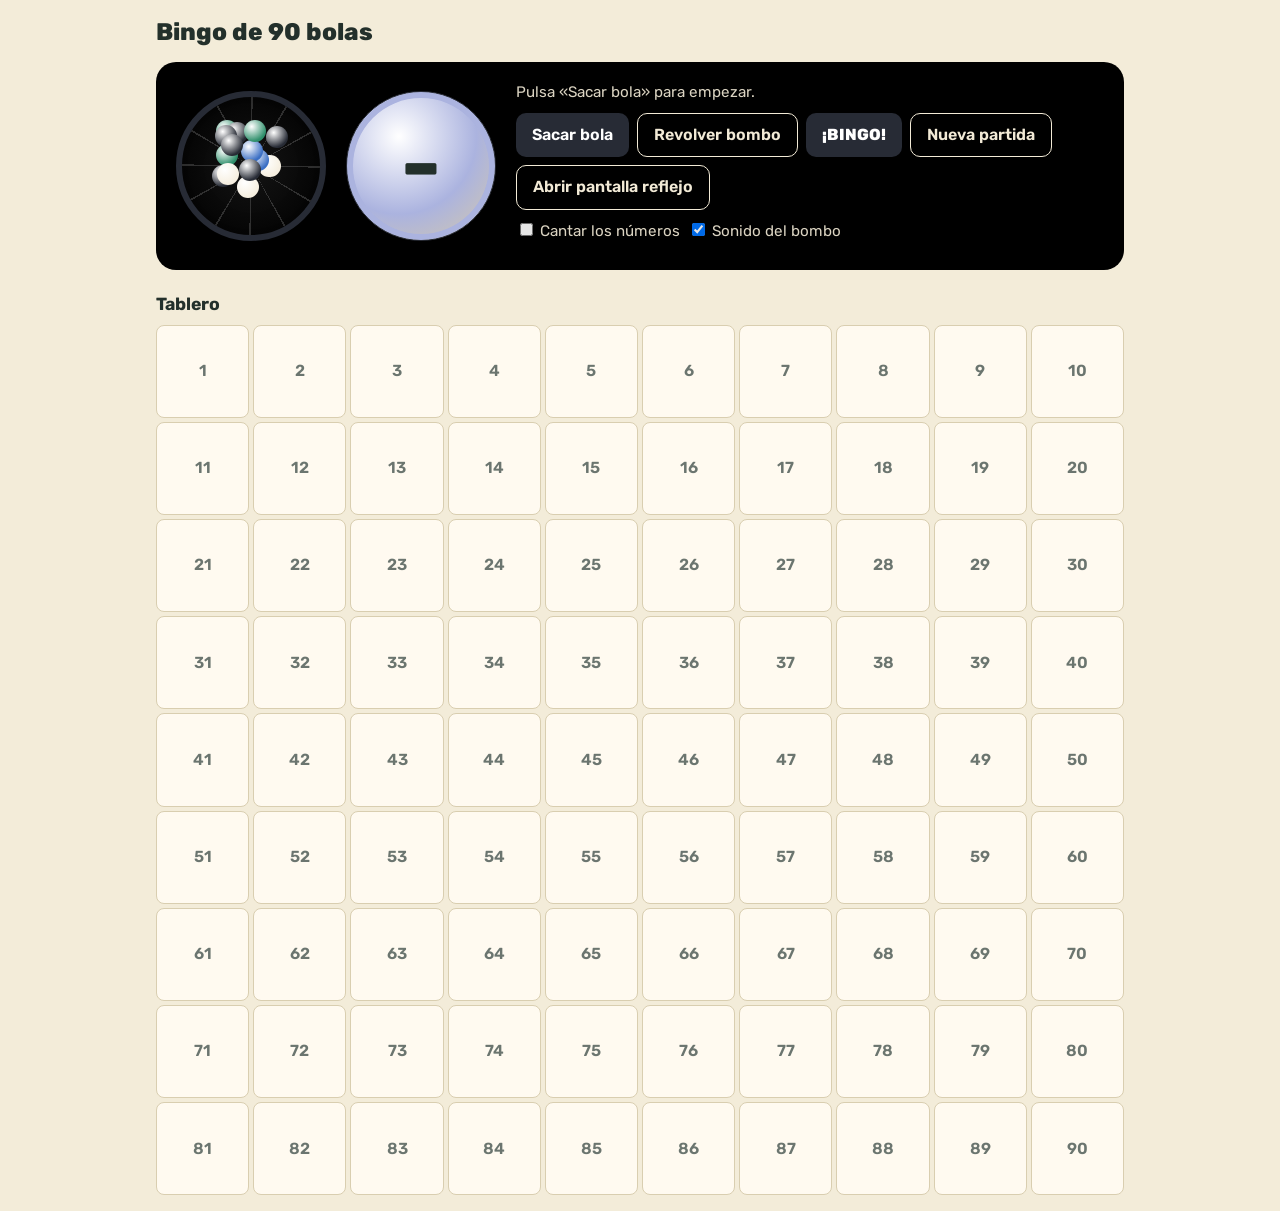
<file: index.html>
<!doctype html>
<html lang="es">
    <head>
        <meta charset="utf-8" />
        <meta name="viewport" content="width=device-width, initial-scale=1, viewport-fit=cover" />
        <title>Bingo de 90 bolas</title>
        <link href="https://fonts.googleapis.com/css2?family=Rubik:wght@400;600;800&display=swap" rel="stylesheet" />
        <link rel="stylesheet" href="assets/css/style.css" />
    </head>
    <body>
        <main>
            <h1>Bingo de 90 bolas</h1>

            <section class="top">
                <div class="bombo" id="bombo" aria-hidden="true"><div class="rot" id="rot"></div></div>
                <div class="ball" id="ball" aria-live="polite">–</div>
                <div>
                    <div class="info" id="count">Pulsa «Sacar bola» para empezar.</div>
                    <div class="ctl">
                        <button id="draw">Sacar bola</button>
                        <button id="mix" class="alt">Revolver bombo</button>
                        <button id="bingo" class="bingo">¡BINGO!</button>
                        <button id="reset" class="alt">Nueva partida</button>
                        <a class="btn" href="espejo.html" target="_blank" rel="noopener">Abrir pantalla reflejo</a>
                    </div>
                    <div class="ctl info">
                        <label><input type="checkbox" id="voice" /> Cantar los números</label>
                        <label><input type="checkbox" id="sonido" checked /> Sonido del bombo</label>
                    </div>
                    <div class="last" id="last" aria-label="Últimas bolas"></div>
                </div>
            </section>

            <h2>Tablero</h2>
            <div class="board" id="board"></div>
        </main>

        <script src="assets/js/bombo.js"></script>
        <script src="assets/js/script.js"></script>
    </body>
</html>
</file>
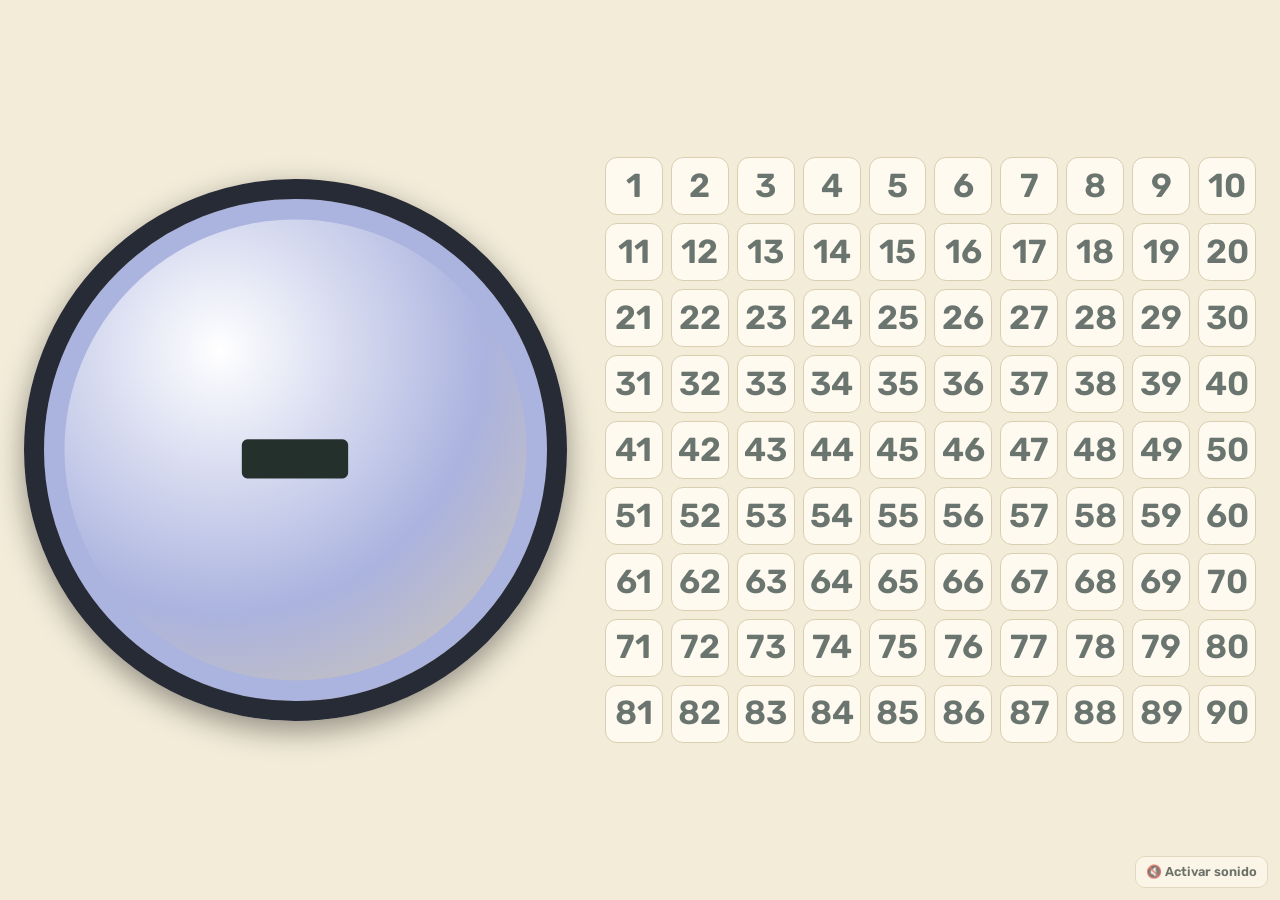
<file: espejo.html>
<!doctype html>
<html lang="es">
    <head>
        <meta charset="utf-8" />
        <meta name="viewport" content="width=device-width, initial-scale=1, viewport-fit=cover" />
        <title>Bingo de 90 bolas · Pantalla reflejo</title>
        <link href="https://fonts.googleapis.com/css2?family=Rubik:wght@400;600;800&display=swap" rel="stylesheet" />
        <link rel="stylesheet" href="assets/css/style.css" />
    </head>
    <body class="espejo">
        <main>
            <div class="bombo" id="bombo" aria-hidden="true"><div class="rot" id="rot"></div></div>
            <div class="ball" id="ball" aria-live="polite">–</div>
            <div class="board" id="board"></div>
        </main>
        <div class="bingo-overlay" id="bingoOverlay" role="alert">
            <div class="confeti" id="confeti" aria-hidden="true"></div>
            <div class="bingo-texto">
                <div class="bingo-titulo" aria-label="¡Bingo!"><span>¡</span><span>B</span><span>I</span><span>N</span><span>G</span><span>O</span><span>!</span></div>
                <p class="bingo-sub">Han cantado bingo</p>
                <p class="bingo-esp">
                    Por favor, espere a la revisión del cartón<span class="puntos"><i>.</i><i>.</i><i>.</i></span>
                </p>
            </div>
        </div>
        <button id="sonidoBtn" type="button">🔇 Activar sonido</button>
        <script src="assets/js/bombo.js"></script>
        <script src="assets/js/espejo.js"></script>
    </body>
</html>
</file>
<file: assets/css/style.css>
:root {
    --bg: #f3ecd9;
    --panel: #fffaf0;
    --ink: #23302b;
    --muted: #6b756f;
    --felt: #000;
    --ball: #abb3df;
    --red: #272b35;
    --brass: #272b35;
    --line: #d9ceb0;
    box-sizing: border-box;
    padding-top: env(safe-area-inset-top, 0px);
    padding-bottom: env(safe-area-inset-bottom, 0px);
}
@media (prefers-color-scheme: dark) {
    :root {
        --bg: #0e1f1a;
        --panel: #16302a;
        --ink: #f2ead6;
        --muted: #a3b1a9;
        --felt: #0a2b23;
        --line: #2d4b42;
        --brass: #d8aa4a;
        color-scheme: dark;
    }
}
* {
    box-sizing: border-box;
}
body {
    margin: 0;
    background: var(--bg);
    color: var(--ink);
    font-family: "Rubik", system-ui, sans-serif;
    line-height: 1.4;
}
main {
    max-width: 1000px;
    margin: 0 auto;
    padding: 16px;
}
h1 {
    font-size: 1.5rem;
    font-weight: 800;
    margin: 0 0 12px;
}
.top {
    display: grid;
    grid-template-columns: auto auto 1fr;
    gap: 20px;
    align-items: center;
    background: var(--felt);
    border-radius: 20px;
    padding: 20px;
    color: #f2ead6;
}
.ball {
    width: 150px;
    height: 150px;
    border-radius: 50%;
    background: radial-gradient(circle at 35% 30%, #fff, var(--ball) 55%, #d8cba8);
    color: #23302b;
    display: grid;
    place-items: center;
    font-size: 4.2rem;
    font-weight: 800;
    border: 1px solid var(--red);
    box-shadow:
        inset 0 0 0 6px var(--ball),
        0 6px 16px rgba(0, 0, 0, 0.4);
}
.ball.pop {
    animation: pop 0.45s ease-out;
}
@keyframes pop {
    from {
        transform: scale(0.4) rotate(-40deg);
        opacity: 0.2;
    }
    to {
        transform: none;
        opacity: 1;
    }
}
@media (prefers-reduced-motion: reduce) {
    .ball.pop {
        animation: none;
    }
}
.bombo {
    container-type: inline-size;
    position: relative;
    width: 150px;
    height: 150px;
    border-radius: 50%;
    border: 6px solid var(--brass);
    background: radial-gradient(circle, rgba(255, 255, 255, 0.08), rgba(0, 0, 0, 0.28));
    box-shadow: inset 0 0 18px rgba(0, 0, 0, 0.5);
}
.bombo .rot {
    position: absolute;
    inset: 0;
    border-radius: 50%;
    background: repeating-conic-gradient(rgba(255, 255, 255, 0.16) 0 1.5deg, transparent 1.5deg 30deg);
}
.bombo .b {
    position: absolute;
    width: 16cqw;
    height: 16cqw;
    border-radius: 50%;
    background: radial-gradient(circle at 35% 30%, #fff, var(--c) 70%);
}
.bombo.girando .rot {
    animation: giro 1.1s linear infinite;
}
.bombo.girando .b {
    animation: rebote var(--dur) ease-in-out infinite alternate;
}
@keyframes giro {
    to {
        transform: rotate(360deg);
    }
}
@keyframes rebote {
    to {
        transform: translate(var(--dx), var(--dy));
    }
}
@media (prefers-reduced-motion: reduce) {
    .bombo.girando .rot,
    .bombo.girando .b {
        animation: none;
    }
}
.ctl {
    display: flex;
    flex-wrap: wrap;
    gap: 8px;
    margin-top: 10px;
}
button {
    font: inherit;
    font-weight: 600;
    border: 0;
    border-radius: 10px;
    padding: 10px 16px;
    cursor: pointer;
    background: var(--brass);
    color: #fff;
}
button.bingo {
    background: var(--red);
    color: #fff;
    font-weight: 800;
}
button.alt {
    background: transparent;
    color: inherit;
    border: 1.5px solid currentColor;
}
button:disabled {
    opacity: 0.45;
    cursor: not-allowed;
}
button:focus-visible,
input:focus-visible {
    outline: px solid #fff;
    outline-offset: 2px;
}
.info {
    font-size: 0.95rem;
    opacity: 0.9;
}
.last {
    display: flex;
    gap: 6px;
    margin-top: 8px;
    flex-wrap: wrap;
}
.last span {
    background: var(--ball);
    color: #23302b;
    border-radius: 50%;
    width: 34px;
    height: 34px;
    display: grid;
    place-items: center;
    font-weight: 600;
    font-size: 0.9rem;
}
h2 {
    font-size: 1.1rem;
    margin: 22px 0 8px;
}
.board {
    display: grid;
    grid-template-columns: repeat(10, 1fr);
    gap: 4px;
}
.board div {
    aspect-ratio: 1;
    display: grid;
    place-items: center;
    border-radius: 8px;
    background: var(--panel);
    border: 1px solid var(--line);
    font-weight: 600;
    font-size: clamp(0.75rem, 2.6vw, 1rem);
    color: var(--muted);
}
.board div.on {
    background: var(--red);
    color: #fff;
    border-color: var(--red);
}
.board div.now {
    outline: 3px solid var(--brass);
}
@media (max-width: 560px) {
    .top {
        grid-template-columns: 1fr;
        justify-items: center;
        text-align: center;
    }
    .ctl,
    .last {
        justify-content: center;
    }
    .ball,
    .bombo {
        width: 120px;
        height: 120px;
    }
    .ball {
        font-size: 3.3rem;
    }
}

/* Botón con aspecto de enlace */
a.btn {
    font: inherit;
    font-weight: 600;
    border-radius: 10px;
    padding: 10px 16px;
    text-decoration: none;
    display: inline-block;
    border: 1.5px solid currentColor;
    color: inherit;
}
a.btn:focus-visible {
    outline: 3px solid #fff;
    outline-offset: 2px;
}

/* Pantalla reflejo: bola actual grande a la izquierda, tablero a la derecha */
.espejo main {
    max-width: none;
    min-height: 100vh;
    display: grid;
    grid-template-columns: minmax(0, 5fr) minmax(0, 6fr);
    gap: 3vw;
    align-items: center;
    padding: 24px;
}
.espejo .ball {
    width: min(100%, calc(100vh - 48px));
    height: auto;
    aspect-ratio: 1;
    justify-self: center;
    font-size: min(18vw, 42vh);
    border-width: min(1.6vw, 3.2vh);
    box-shadow:
        inset 0 0 0 min(1.6vw, 3.2vh) var(--ball),
        0 10px 30px rgba(0, 0, 0, 0.4);
}
.espejo .ball,
.espejo .bombo {
    grid-column: 1;
    grid-row: 1;
}
.espejo .board {
    grid-column: 2;
    grid-row: 1;
}
.espejo .bombo {
    display: none;
    width: min(100%, calc(100vh - 48px));
    height: auto;
    aspect-ratio: 1;
    justify-self: center;
    border-width: min(1.6vw, 3.2vh);
}
.espejo.revolviendo .bombo {
    display: block;
}
.espejo.revolviendo .ball {
    display: none;
}
#sonidoBtn {
    position: fixed;
    right: 12px;
    bottom: calc(12px + env(safe-area-inset-bottom, 0px));
    padding: 6px 10px;
    font-size: 0.8rem;
    background: var(--panel);
    color: var(--ink);
    border: 1px solid var(--line);
    opacity: 0.65;
}
.espejo .board {
    gap: 8px;
    width: min(100%, calc((100vh - 48px) * 10 / 9));
    justify-self: center;
}
.espejo .board div {
    font-size: clamp(1rem, min(2.6vw, 4.4vh), 3rem);
    border-radius: 12px;
}

/* Cartel de bingo en la pantalla espejo */
.bingo-overlay {
    position: fixed;
    inset: 0;
    z-index: 10;
    display: none;
    place-items: center;
    text-align: center;
    overflow: hidden;
    background: #abb3df;
    color: #f2ead6;
}
.espejo.cantando .bingo-overlay {
    display: grid;
    animation: aparece 0.4s ease-out;
}
@keyframes aparece {
    from {
        opacity: 0;
    }
    to {
        opacity: 1;
    }
}
.bingo-texto {
    position: relative;
    padding: 0 4vw;
}
.bingo-titulo {
    display: flex;
    justify-content: center;
    font-weight: 800;
    font-size: min(20vw, 34vh);
    line-height: 1.05;
    color: var(--ball);
    text-shadow:
        0.04em 0.06em 0 var(--red),
        0 0 0.3em #272b35;
}
.bingo-titulo span {
    display: inline-block;
    animation: salto 1s ease-in-out infinite;
}
.bingo-titulo span:nth-child(2) {
    animation-delay: 0.1s;
}
.bingo-titulo span:nth-child(3) {
    animation-delay: 0.2s;
}
.bingo-titulo span:nth-child(4) {
    animation-delay: 0.3s;
}
.bingo-titulo span:nth-child(5) {
    animation-delay: 0.4s;
}
.bingo-titulo span:nth-child(6) {
    animation-delay: 0.5s;
}
.bingo-titulo span:nth-child(7) {
    animation-delay: 0.6s;
}
@keyframes salto {
    0%,
    60%,
    100% {
        transform: translateY(0) scale(1);
    }
    30% {
        transform: translateY(-4vh) scale(1.1);
    }
}
.bingo-sub {
    margin: 0.4em 0 0;
    font-size: clamp(1.6rem, 5vw, 4.5rem);
    font-weight: 600;
    color: var(--brass);
}
.bingo-esp {
    margin: 0.3em 0 0;
    font-size: clamp(1.2rem, 3.6vw, 3.2rem);
}
.puntos i {
    font-style: normal;
    animation: parpadeo 1.2s infinite;
}
.puntos i:nth-child(2) {
    animation-delay: 0.2s;
}
.puntos i:nth-child(3) {
    animation-delay: 0.4s;
}
@keyframes parpadeo {
    0%,
    100% {
        opacity: 0.15;
    }
    50% {
        opacity: 1;
    }
}
.confeti {
    position: absolute;
    inset: 0;
    pointer-events: none;
}
.confeti span {
    position: absolute;
    top: -5vh;
    width: 1.2vmin;
    height: 2.4vmin;
    animation: cae var(--t) linear var(--d) infinite;
}
@keyframes cae {
    to {
        transform: translateY(110vh) rotate(var(--r));
    }
}
@media (prefers-reduced-motion: reduce) {
    .espejo.cantando .bingo-overlay,
    .bingo-titulo span,
    .puntos i,
    .confeti span {
        animation: none;
    }
    .puntos i {
        opacity: 1;
    }
}
</file>
